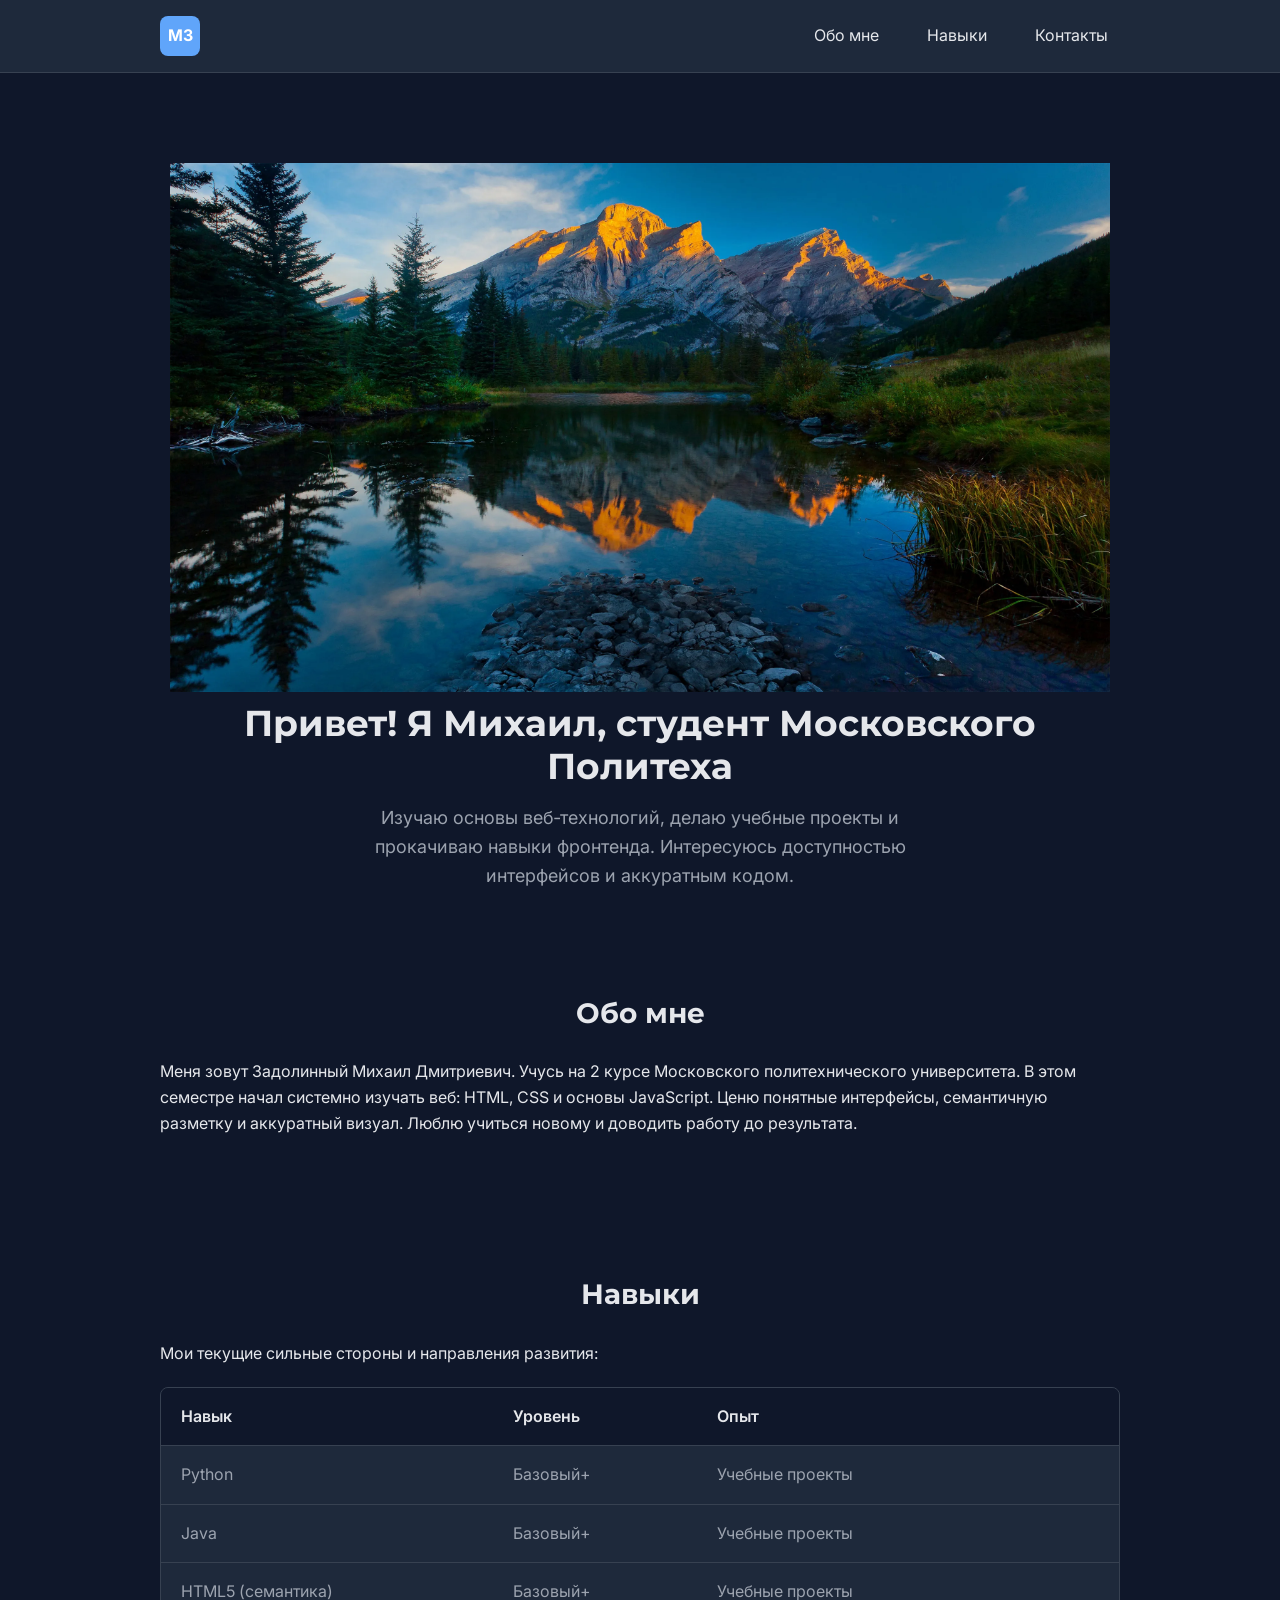
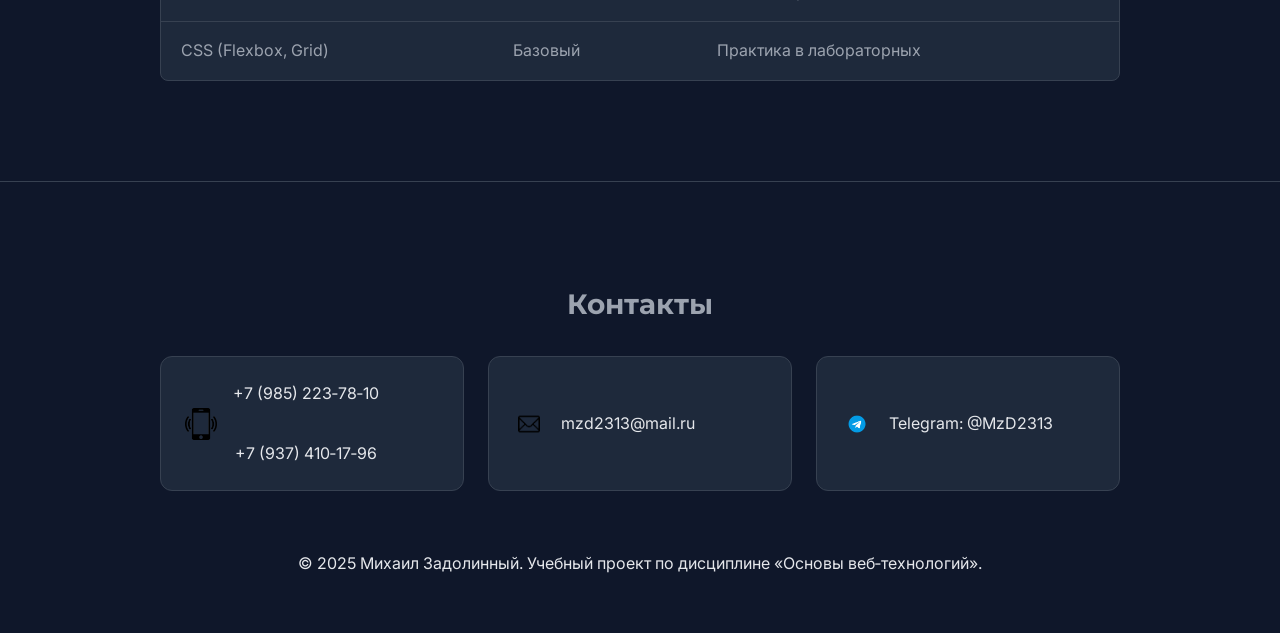
<file: laboratory_work_1/index.html>
<!DOCTYPE html>
<html lang="ru">
    <head>
        <meta charset="UTF-8">
        <title>Домашняя страница — Михаил Задолинный</title>
        <link rel="preconnect" href="https://fonts.googleapis.com">
        <link rel="preconnect" href="https://fonts.gstatic.com" crossorigin>
        <link href="https://fonts.googleapis.com/css2?family=Inter:wght@400;600;700&family=Montserrat:wght@500;700&display=swap" rel="stylesheet">
        <link rel="stylesheet" href="styles.css">
    </head>

    <body>
        <header class="site-header">
            <nav class="nav">
                <a class="logo" href="#top" aria-label="На главную">МЗ</a>
                <ul class="nav-list">
                    <li><a href="#about">Обо мне</a></li>
                    <li><a href="#skills">Навыки</a></li>
                    <li><a href="#contacts">Контакты</a></li>
                </ul>
            </nav>
        </header>

        <main>
            <section class="hero" id="top">
                <img src="images/image.jpg" alt="Картинка" class="beautiful_image"> 
                <div class="hero-text">
                    <h1>Привет! Я Михаил, студент Московского Политеха</h1>
                    <p>Изучаю основы веб‑технологий, делаю учебные проекты и прокачиваю навыки фронтенда. 
                        Интересуюсь доступностью интерфейсов и аккуратным кодом.</p>                    
                </div>
            </section>
            
            <section id="about" class="section">
                <h2>Обо мне</h2>
                <p>
                    Меня зовут Задолинный Михаил Дмитриевич. Учусь на 2 курсе Московского политехнического университета.
                    В этом семестре начал системно изучать веб: HTML, CSS и основы JavaScript. Ценю понятные интерфейсы,
                    семантичную разметку и аккуратный визуал. Люблю учиться новому и доводить работу до результата.
                </p>
            </section>

            

            <section id="skills" class="section">
                <h2>Навыки</h2>
                <p>Мои текущие сильные стороны и направления развития:</p>
                <div class="table-wrapper">
                    <table>
                        <thead>
                            <tr>
                                <th>Навык</th>
                                <th>Уровень</th>
                                <th>Опыт</th>
                            </tr>
                        </thead>
                        <tbody>
                            <tr>
                                <td>Python</td>
                                <td>Базовый+</td>
                                <td>Учебные проекты</td>
                            </tr>
                            <tr>
                                <td>Java</td>
                                <td>Базовый+</td>
                                <td>Учебные проекты</td>
                            </tr>
                            <tr>
                                <td>HTML5 (семантика)</td>
                                <td>Базовый+</td>
                                <td>Учебные проекты</td>
                            </tr>
                            <tr>
                                <td>CSS (Flexbox, Grid)</td>
                                <td>Базовый</td>
                                <td>Практика в лабораторных</td>
                            </tr>
                        </tbody>
                    </table>
                </div>
            </section>            
        </main>

        <footer class="site-footer">
            <section id="contacts" class="section">
                <h2>Контакты</h2>
                <div class="contacts">
                    <div class="contacts-item">
                        <img class="contact-icon" src="images/phone.png" alt="Телефон">
                        <div>
                            <a href="tel:+79852237810">+7 (985) 223‑78‑10</a><br>
                            <a href="tel:+79374101796">+7 (937) 410‑17‑96</a>
                        </div>
                    </div>
                    <div class="contacts-item">
                        <img class="contact-icon" src="images/mail.png" alt="Email">
                        <div>
                            <a href="mailto:mzd2313@mail.ru">mzd2313@mail.ru</a>
                        </div>
                    </div>
                    <div class="contacts-item">
                        <img class="contact-icon" src="images/telegram.png" alt="Telegram">
                        <div>
                            <a href="https://t.me/MzD2313" target="_blank" rel="noopener">Telegram: @MzD2313</a>
                        </div>
                    </div>
                </div>
            </section>
            <p>© 2025 Михаил Задолинный. Учебный проект по дисциплине «Основы веб‑технологий».</p>
        </footer>
    </body>
</html>
</file>
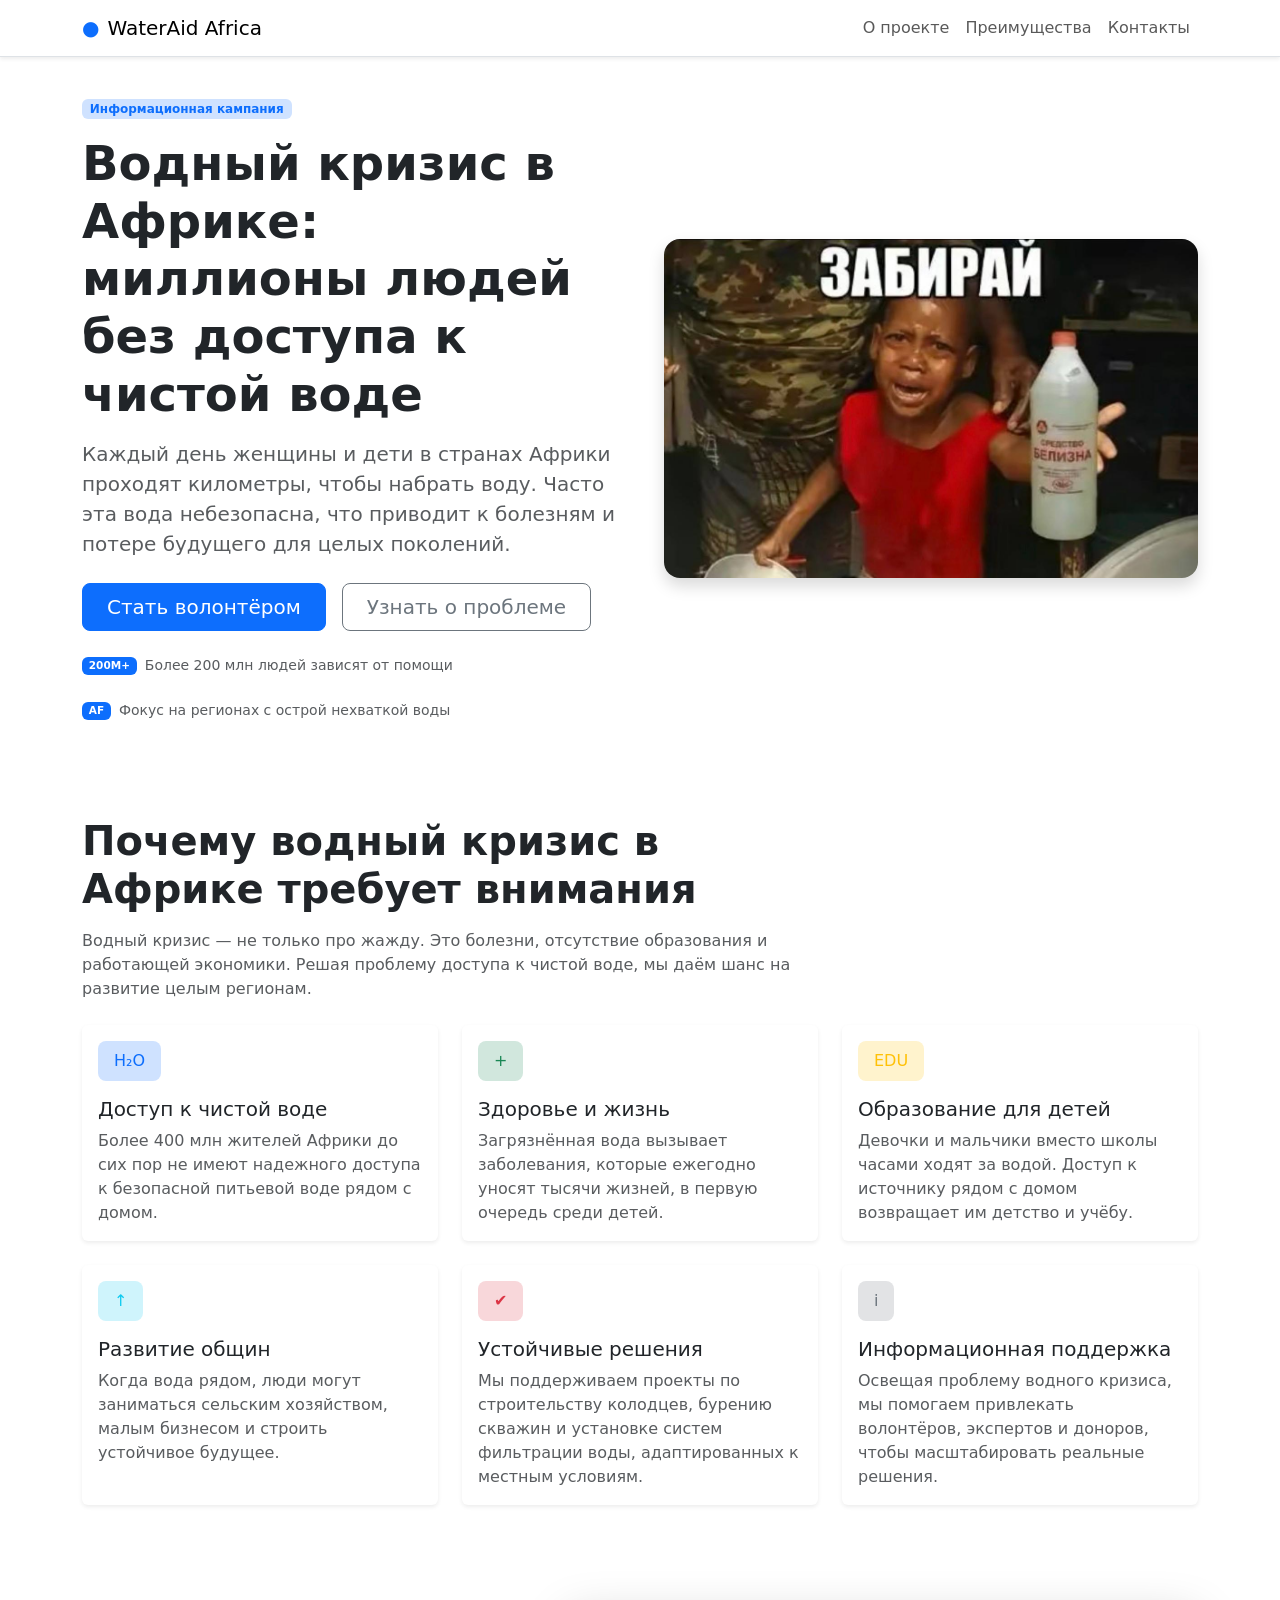
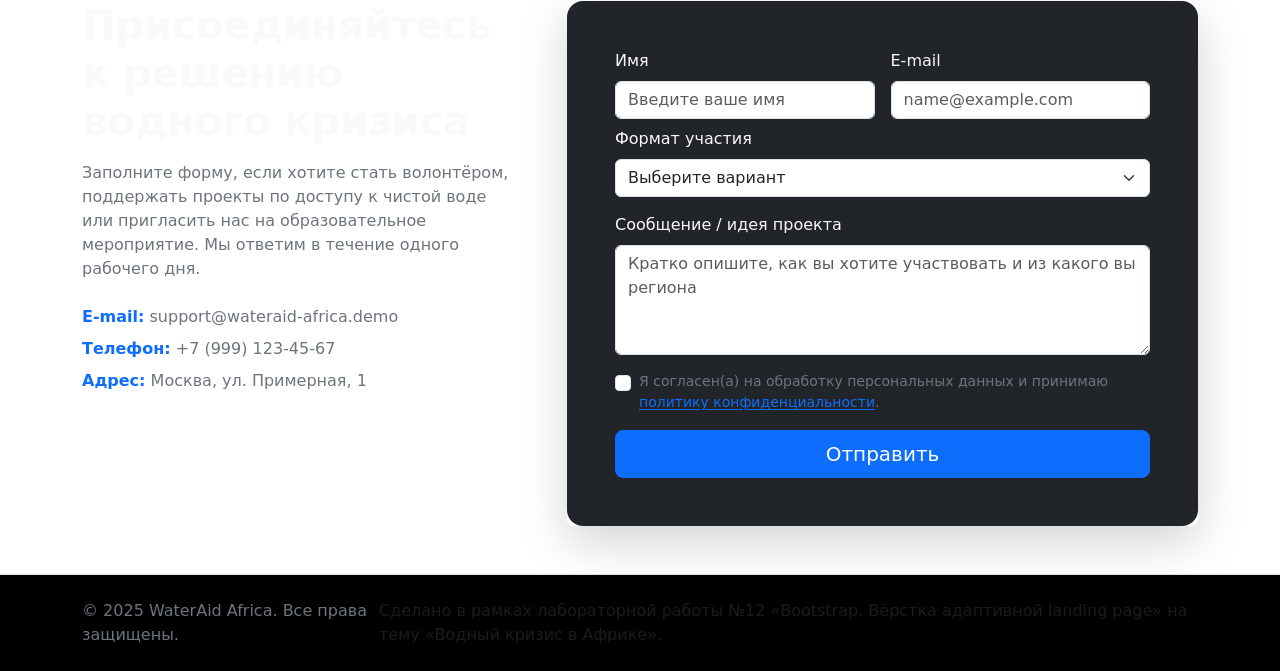
<file: laboratory_work_12/index.html>
<!DOCTYPE html>
<html lang="ru">
  <head>
    <meta charset="UTF-8" />
    <meta name="viewport" content="width=device-width, initial-scale=1" />
    <title>Водный кризис в Африке — Адаптивная целевая страница</title>
    <link
      href="https://cdn.jsdelivr.net/npm/bootstrap@5.3.3/dist/css/bootstrap.min.css"
      rel="stylesheet"
      integrity="sha384-QWTKZyjpPEjISv5WaRU9OFeRpok6YctnYmDr5pNlyT2bRjXh0JMhjY6hW+ALEwIH"
      crossorigin="anonymous"
    />
  </head>
  <body>
    <!-- Навигация -->
    <nav class="navbar navbar-expand-lg navbar-light bg-white border-bottom fixed-top shadow-sm">
      <div class="container">
        <a class="navbar-brand d-flex align-items-center" href="#hero">
          <span class="fw-bold text-primary me-2">●</span>
          <span>WaterAid Africa</span>
        </a>
        <button
          class="navbar-toggler"
          type="button"
          data-bs-toggle="collapse"
          data-bs-target="#mainNavbar"
          aria-controls="mainNavbar"
          aria-expanded="false"
          aria-label="Toggle navigation"
        >
          <span class="navbar-toggler-icon"></span>
        </button>
        <div class="collapse navbar-collapse" id="mainNavbar">
          <ul class="navbar-nav ms-auto mb-2 mb-lg-0">
            <li class="nav-item">
              <a class="nav-link" href="#hero">О проекте</a>
            </li>
            <li class="nav-item">
              <a class="nav-link" href="#benefits">Преимущества</a>
            </li>
            <li class="nav-item">
              <a class="nav-link" href="#contacts">Контакты</a>
            </li>
          </ul>
        </div>
      </div>
    </nav>

    <section id="hero" class="mt-5 py-5 bg-white">
      <div class="container">
        <div class="row align-items-center g-5">
          <div class="col-12 col-lg-6">
            <span class="badge bg-primary-subtle text-primary fw-semibold mb-3">
              Информационная кампания
            </span>
            <h1 class="display-5 fw-bold mb-3">
              Водный кризис в Африке: миллионы людей без доступа к чистой воде
            </h1>
            <p class="lead text-muted mb-4">
              Каждый день женщины и дети в странах Африки проходят километры, чтобы набрать воду. Часто
              эта вода небезопасна, что приводит к болезням и потере будущего для целых поколений.
            </p>
            <div class="d-flex flex-column flex-sm-row gap-3">
              <a href="#contacts" class="btn btn-primary btn-lg px-4">
                Стать волонтёром
              </a>
              <a href="#benefits" class="btn btn-outline-secondary btn-lg px-4">
                Узнать о проблеме
              </a>
            </div>
            <div class="d-flex flex-wrap gap-4 mt-4 text-muted small">
              <div class="d-flex align-items-center">
                <span class="badge bg-primary text-white me-2">200M+</span>
                Более 200 млн людей зависят от помощи
              </div>
              <div class="d-flex align-items-center">
                <span class="badge bg-primary text-white me-2">AF</span>
                Фокус на регионах с острой нехваткой воды
              </div>
            </div>
          </div>
          <div class="col-12 col-lg-6 text-center">
            <img
              src="image.jpg"
              alt="Иллюстрация проблемы водного кризиса в Африке"
              class="img-fluid rounded-4 shadow"
            />
          </div>
        </div>
      </div>
    </section>

    <!-- Блок преимуществ -->
    <section id="benefits" class="py-5 py-lg-5">
      <div class="container">
        <div class="row mb-4">
          <div class="col-12 col-lg-8">
            <h2 class="h1 fw-semibold mb-3">Почему водный кризис в Африке требует внимания</h2>
            <p class="text-muted mb-0">
              Водный кризис — не только про жажду. Это болезни, отсутствие образования и работающей
              экономики. Решая проблему доступа к чистой воде, мы даём шанс на развитие целым регионам.
            </p>
          </div>
        </div>
        <div class="row g-4">
          <div class="col-12 col-md-6 col-lg-4">
            <div class="card h-100 border-0 shadow-sm">
              <div class="card-body">
                <div class="d-inline-flex align-items-center justify-content-center rounded-3 bg-primary-subtle text-primary mb-3 px-3 py-2">
                  H₂O
                </div>
                <h3 class="h5">Доступ к чистой воде</h3>
                <p class="text-muted mb-0">
                  Более 400 млн жителей Африки до сих пор не имеют надежного доступа к безопасной питьевой
                  воде рядом с домом.
                </p>
              </div>
            </div>
          </div>
          <div class="col-12 col-md-6 col-lg-4">
            <div class="card h-100 border-0 shadow-sm">
              <div class="card-body">
                <div class="d-inline-flex align-items-center justify-content-center rounded-3 bg-success-subtle text-success mb-3 px-3 py-2">
                  +
                </div>
                <h3 class="h5">Здоровье и жизнь</h3>
                <p class="text-muted mb-0">
                  Загрязнённая вода вызывает заболевания, которые ежегодно уносят тысячи жизней, в первую
                  очередь среди детей.
                </p>
              </div>
            </div>
          </div>
          <div class="col-12 col-md-6 col-lg-4">
            <div class="card h-100 border-0 shadow-sm">
              <div class="card-body">
                <div class="d-inline-flex align-items-center justify-content-center rounded-3 bg-warning-subtle text-warning mb-3 px-3 py-2">
                  EDU
                </div>
                <h3 class="h5">Образование для детей</h3>
                <p class="text-muted mb-0">
                  Девочки и мальчики вместо школы часами ходят за водой. Доступ к источнику рядом с домом
                  возвращает им детство и учёбу.
                </p>
              </div>
            </div>
          </div>
          <div class="col-12 col-md-6 col-lg-4">
            <div class="card h-100 border-0 shadow-sm">
              <div class="card-body">
                <div class="d-inline-flex align-items-center justify-content-center rounded-3 bg-info-subtle text-info mb-3 px-3 py-2">
                  ↑
                </div>
                <h3 class="h5">Развитие общин</h3>
                <p class="text-muted mb-0">
                  Когда вода рядом, люди могут заниматься сельским хозяйством, малым бизнесом и строить
                  устойчивое будущее.
                </p>
              </div>
            </div>
          </div>
          <div class="col-12 col-md-6 col-lg-4">
            <div class="card h-100 border-0 shadow-sm">
              <div class="card-body">
                <div class="d-inline-flex align-items-center justify-content-center rounded-3 bg-danger-subtle text-danger mb-3 px-3 py-2">
                  ✔
                </div>
                <h3 class="h5">Устойчивые решения</h3>
                <p class="text-muted mb-0">
                  Мы поддерживаем проекты по строительству колодцев, бурению скважин и установке систем
                  фильтрации воды, адаптированных к местным условиям.
                </p>
              </div>
            </div>
          </div>
          <div class="col-12 col-md-6 col-lg-4">
            <div class="card h-100 border-0 shadow-sm">
              <div class="card-body">
                <div class="d-inline-flex align-items-center justify-content-center rounded-3 bg-secondary-subtle text-secondary mb-3 px-3 py-2">
                  i
                </div>
                <h3 class="h5">Информационная поддержка</h3>
                <p class="text-muted mb-0">
                  Освещая проблему водного кризиса, мы помогаем привлекать волонтёров, экспертов и доноров,
                  чтобы масштабировать реальные решения.
                </p>
              </div>
            </div>
          </div>
        </div>
      </div>
    </section>

    <!-- Контакты -->
    <section id="contacts" class="contact-section py-5 py-lg-6 text-light">
      <div class="container">
        <div class="row g-5 align-items-start">
          <div class="col-12 col-lg-5">
            <h2 class="h1 fw-semibold mb-3">Присоединяйтесь к решению водного кризиса</h2>
            <p class="text-secondary mb-4">
              Заполните форму, если хотите стать волонтёром, поддержать проекты по доступу к чистой воде
              или пригласить нас на образовательное мероприятие. Мы ответим в течение одного рабочего дня.
            </p>
            <ul class="list-unstyled text-secondary mb-4">
              <li class="mb-2">
                <span class="fw-semibold text-primary">E-mail:</span> support@wateraid-africa.demo
              </li>
              <li class="mb-2">
                <span class="fw-semibold text-primary">Телефон:</span> +7 (999) 123-45-67
              </li>
              <li class="mb-2">
                <span class="fw-semibold text-primary">Адрес:</span> Москва, ул. Примерная, 1
              </li>
            </ul>
          </div>
          <div class="col-12 col-lg-7">
            <div class="card border-0 shadow-lg">
              <div class="card-body p-4 p-md-5 bg-dark text-light rounded-4">
                <form>
                  <div class="row g-3 mb-2">
                    <div class="col-12 col-md-6">
                      <label for="name" class="form-label">Имя</label>
                      <input
                        type="text"
                        class="form-control"
                        id="name"
                        placeholder="Введите ваше имя"
                        required
                      />
                    </div>
                    <div class="col-12 col-md-6">
                      <label for="email" class="form-label">E-mail</label>
                      <input
                        type="email"
                        class="form-control"
                        id="email"
                        placeholder="name@example.com"
                        required
                      />
                    </div>
                  </div>
                  <div class="mb-3">
                    <label for="topic" class="form-label">Формат участия</label>
                    <select id="topic" class="form-select" required>
                      <option value="" selected disabled>Выберите вариант</option>
                      <option value="volunteer">Волонтёрство в проектах</option>
                      <option value="donation">Финансовая поддержка</option>
                      <option value="education">Образовательные мероприятия</option>
                      <option value="other">Другое</option>
                    </select>
                  </div>
                  <div class="mb-3">
                    <label for="message" class="form-label">Сообщение / идея проекта</label>
                    <textarea
                      id="message"
                      class="form-control"
                      rows="4"
                      placeholder="Кратко опишите, как вы хотите участвовать и из какого вы региона"
                      required
                    ></textarea>
                  </div>
                  <div class="form-check mb-3">
                    <input
                      class="form-check-input"
                      type="checkbox"
                      id="agreement"
                      required
                    />
                    <label class="form-check-label small text-secondary" for="agreement">
                      Я согласен(а) на обработку персональных данных и принимаю
                      <a href="#" class="link-primary link-offset-1">политику конфиденциальности</a>.
                    </label>
                  </div>
                  <button type="submit" class="btn btn-primary btn-lg w-100">
                    Отправить
                  </button>
                </form>
              </div>
            </div>
          </div>
        </div>
      </div>
    </section>

    <!-- Подвал -->
    <footer class="py-4 border-top bg-black text-secondary">
      <div class="container d-flex flex-column flex-md-row justify-content-between align-items-center gap-2">
        <span>&copy; 2025 WaterAid Africa. Все права защищены.</span>
        <span class="text-muted">
          Сделано в рамках лабораторной работы №12 «Bootstrap. Вёрстка адаптивной landing page» на тему
          «Водный кризис в Африке».
        </span>
      </div>
    </footer>

    <!-- Bootstrap 5 JS Bundle -->
    <script
      src="https://cdn.jsdelivr.net/npm/bootstrap@5.3.3/dist/js/bootstrap.bundle.min.js"
      integrity="sha384-YvpcrYf0tY3lHB60NNkmXc5s9fDVZLESaAA55NDzOxhy9GkcIdslK1eN7N6jIeHz"
      crossorigin="anonymous"
    ></script>
  </body>
</html>
</file>
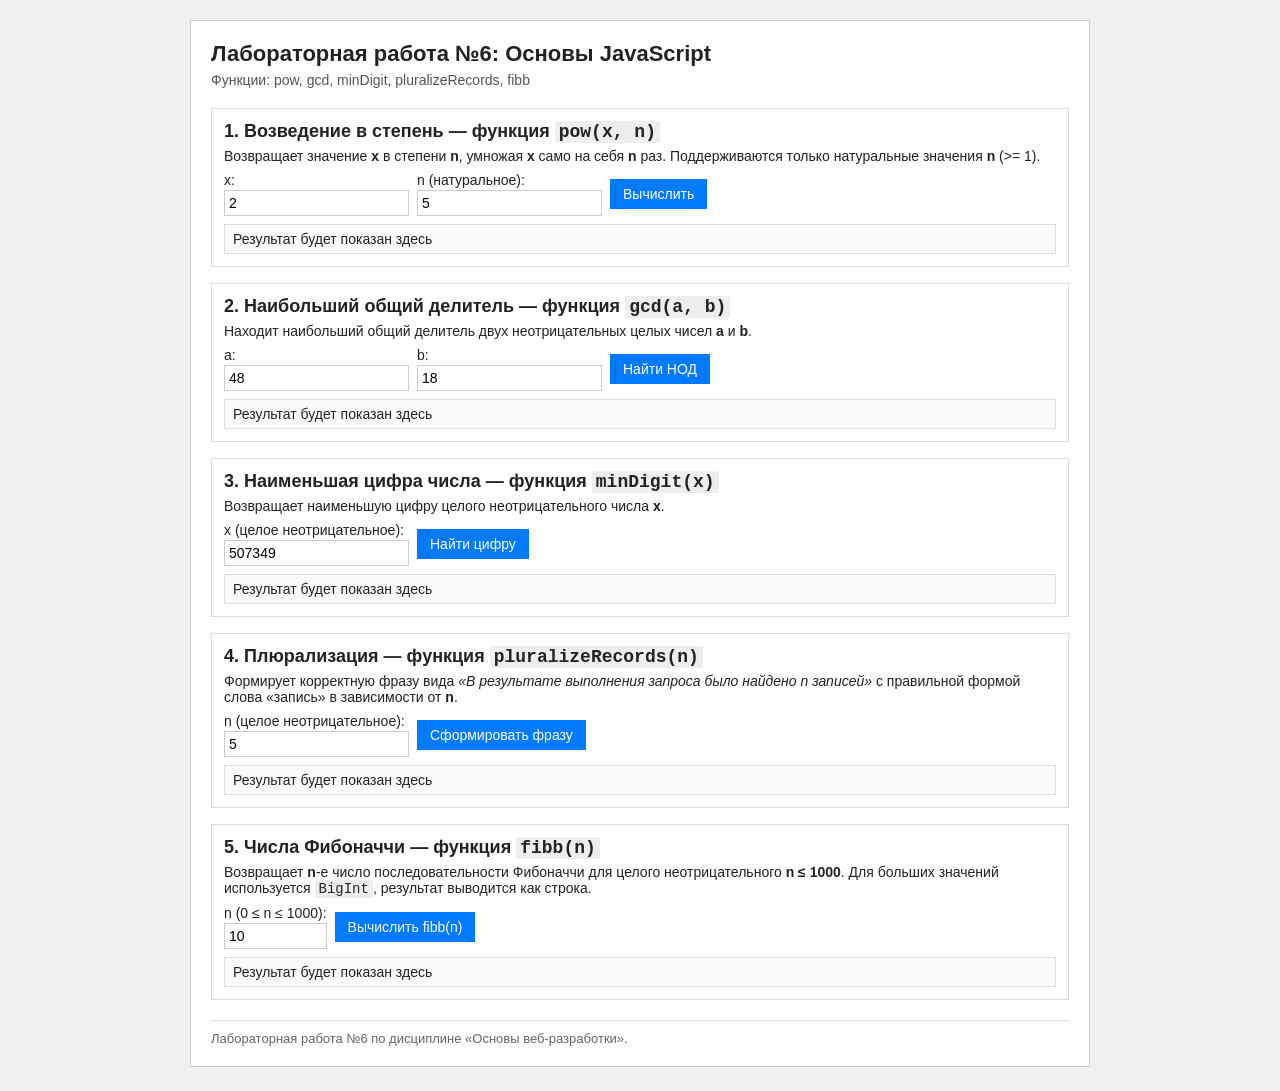
<file: laboratory_work_6/index.html>
<!DOCTYPE html>
<html lang="ru">
<head>
    <meta charset="UTF-8" />
    <meta name="viewport" content="width=device-width, initial-scale=1.0" />
    <title>Лабораторная работа №6 — Основы JavaScript</title>
    <link rel="stylesheet" href="style.css" />
</head>
<body>
    <div class="page">
        <header class="header">
            <h1>Лабораторная работа №6: Основы JavaScript</h1>
            <p class="subtitle">Функции: pow, gcd, minDigit, pluralizeRecords, fibb</p>
        </header>

        <main class="content">
            <!-- 1. pow(x, n) -->
            <section class="card" id="pow-section">
                <h2>1. Возведение в степень — функция <code>pow(x, n)</code></h2>
                <p class="card__desc">
                    Возвращает значение <strong>x</strong> в степени <strong>n</strong>,
                    умножая <strong>x</strong> само на себя <strong>n</strong> раз.
                    Поддерживаются только натуральные значения <strong>n</strong> (&gt;= 1).
                </p>
                <div class="form-row">
                    <label>
                        x:
                        <input type="number" id="pow-x" value="2" />
                    </label>
                    <label>
                        n (натуральное):
                        <input type="number" id="pow-n" value="5" min="1" />
                    </label>
                    <button type="button" class="btn" id="pow-run">Вычислить</button>
                </div>
                <div class="result" id="pow-result">Результат будет показан здесь</div>
            </section>

            <!-- 2. gcd(a, b) -->
            <section class="card" id="gcd-section">
                <h2>2. Наибольший общий делитель — функция <code>gcd(a, b)</code></h2>
                <p class="card__desc">
                    Находит наибольший общий делитель двух неотрицательных целых чисел
                    <strong>a</strong> и <strong>b</strong>.
                </p>
                <div class="form-row">
                    <label>
                        a:
                        <input type="number" id="gcd-a" value="48" min="0" />
                    </label>
                    <label>
                        b:
                        <input type="number" id="gcd-b" value="18" min="0" />
                    </label>
                    <button type="button" class="btn" id="gcd-run">Найти НОД</button>
                </div>
                <div class="result" id="gcd-result">Результат будет показан здесь</div>
            </section>

            <!-- 3. minDigit(x) -->
            <section class="card" id="minDigit-section">
                <h2>3. Наименьшая цифра числа — функция <code>minDigit(x)</code></h2>
                <p class="card__desc">
                    Возвращает наименьшую цифру целого неотрицательного числа <strong>x</strong>.
                </p>
                <div class="form-row">
                    <label>
                        x (целое неотрицательное):
                        <input type="number" id="minDigit-x" value="507349" min="0" />
                    </label>
                    <button type="button" class="btn" id="minDigit-run">Найти цифру</button>
                </div>
                <div class="result" id="minDigit-result">Результат будет показан здесь</div>
            </section>

            <!-- 4. pluralizeRecords(n) -->
            <section class="card" id="plural-section">
                <h2>4. Плюрализация — функция <code>pluralizeRecords(n)</code></h2>
                <p class="card__desc">
                    Формирует корректную фразу вида
                    <em>«В результате выполнения запроса было найдено n записей»</em>
                    с правильной формой слова «запись» в зависимости от <strong>n</strong>.
                </p>
                <div class="form-row">
                    <label>
                        n (целое неотрицательное):
                        <input type="number" id="plural-n" value="5" min="0" />
                    </label>
                    <button type="button" class="btn" id="plural-run">Сформировать фразу</button>
                </div>
                <div class="result" id="plural-result">Результат будет показан здесь</div>
            </section>

            <!-- 5. fibb(n) -->
            <section class="card" id="fibb-section">
                <h2>5. Числа Фибоначчи — функция <code>fibb(n)</code></h2>
                <p class="card__desc">
                    Возвращает <strong>n</strong>-е число последовательности Фибоначчи
                    для целого неотрицательного <strong>n ≤ 1000</strong>.
                    Для больших значений используется <code>BigInt</code>, результат
                    выводится как строка.
                </p>
                <div class="form-row">
                    <label>
                        n (0 ≤ n ≤ 1000):
                        <input type="number" id="fibb-n" value="10" min="0" max="1000" />
                    </label>
                    <button type="button" class="btn" id="fibb-run">Вычислить fibb(n)</button>
                </div>
                <div class="result" id="fibb-result">Результат будет показан здесь</div>
            </section>
        </main>

        <footer class="footer">
            <p>Лабораторная работа №6 по дисциплине «Основы веб-разработки».</p>
        </footer>
    </div>

    <script src="script.js"></script>
</body>
</html>
</file>
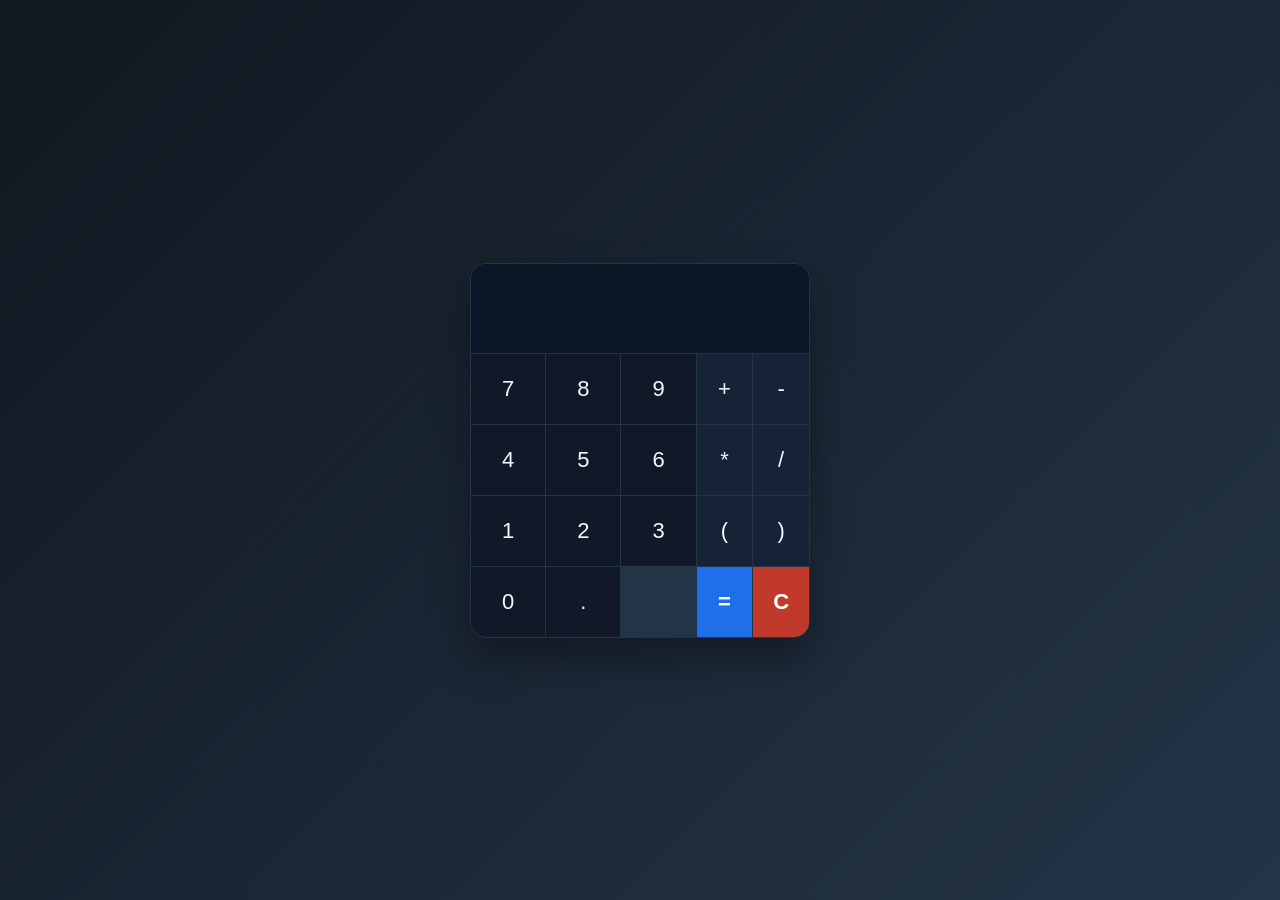
<file: laboratory_work_7/index.html>
<!DOCTYPE html>
<html lang="en">
<head>
    <meta charset="UTF-8">
    <meta name="viewport" content="width=device-width, initial-scale=1.0">
    <meta http-equiv="X-UA-Compatible" content="ie=edge">
    <link href="https://fonts.googleapis.com/css2?family=Orbitron&display=swap" rel="stylesheet">
    <link href="https://fonts.googleapis.com/css2?family=Prompt&display=swap" rel="stylesheet">
    <link rel="stylesheet" href="static/styles.css">
    <script src="static/main.js" defer></script>
    <title>Калькулятор</title>
</head>
<body>
    <main>
        <div class="calc-container">
            <div class="screen">
                <span></span>
            </div>
            <div class="buttons">
                <div class="digits">
                    <button class="key digit">7</button>
                    <button class="key digit">8</button>
                    <button class="key digit">9</button>
                    <button class="key digit">4</button>
                    <button class="key digit">5</button>
                    <button class="key digit">6</button>
                    <button class="key digit">1</button>
                    <button class="key digit">2</button>
                    <button class="key digit">3</button>
                    <button class="key digit">0</button>
                    <button class="key digit">.</button>
                    <button class="key" style="visibility: hidden;"></button>
                </div>
                <div class="other">
                    <button class="key operation">+</button>
                    <button class="key operation">-</button>
                    <button class="key operation">*</button>
                    <button class="key operation">/</button>
                    <button class="key bracket">(</button>
                    <button class="key bracket">)</button>
                    <button class="key result">=</button>
                    <button class="key clear">C</button>
                </div>
            </div>
        </div>
    </main>
</body>
</html>
</file>
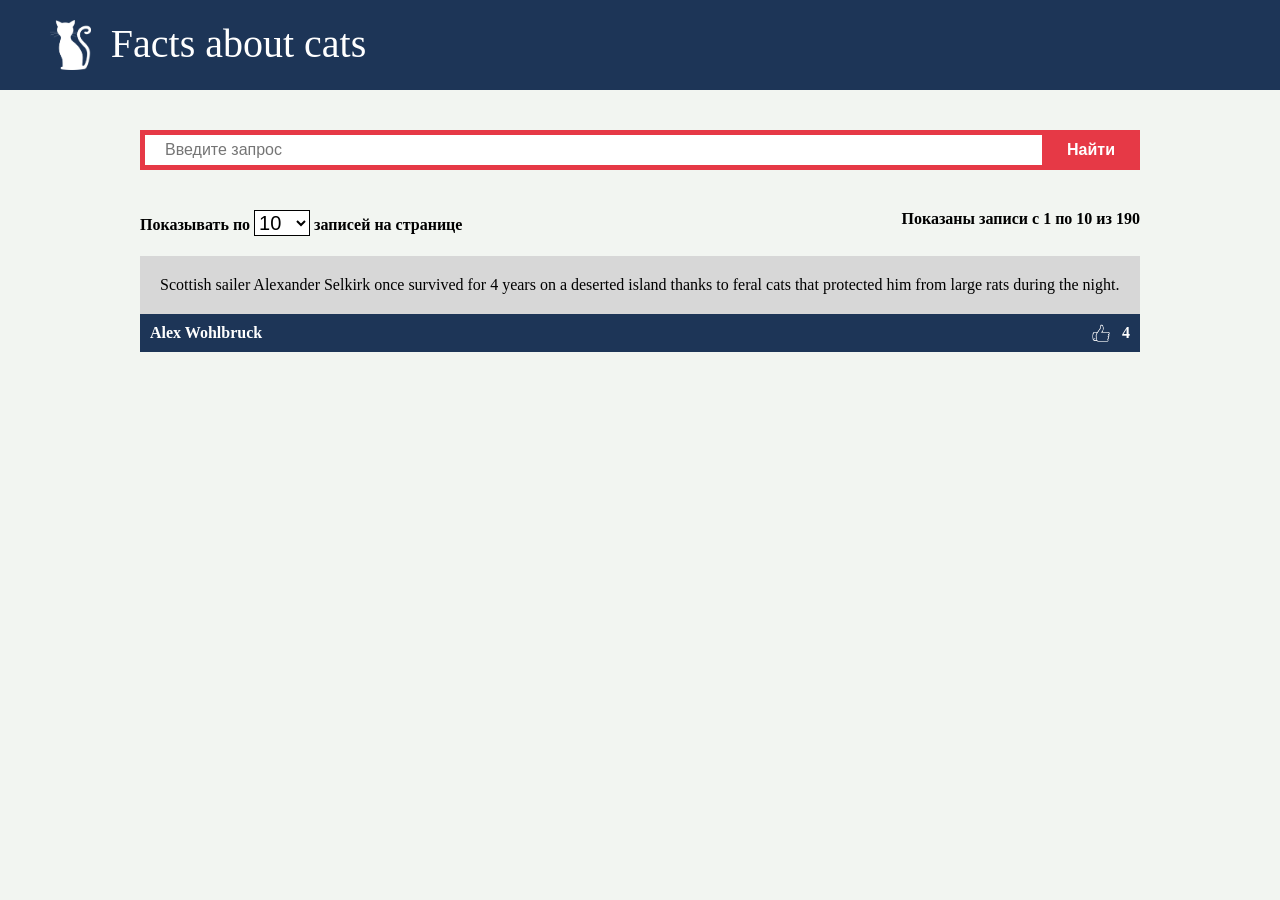
<file: laboratory_work_8/cat-facts/index.html>
<!DOCTYPE html>
<html lang="en">
<head>
    <meta charset="UTF-8">
    <meta name="viewport" content="width=device-width, initial-scale=1.0">
    <title>Cats facts</title>
    <link rel="stylesheet" href="static/styles.css">
    <script src="static/main.js" defer></script>
</head>
<body>
    <header class="header">
        <nav>
            <img class="logo" src="static/images/cat_white.png">
            <div class="title">Facts about cats</div>
        </nav>
    </header>
    <main>
        <div class="container">
            <div class="search-form">
                <div class="search-field-wrapper">
                    <input type="text" class="search-field" placeholder="Введите запрос">
                    <div class="autocomplete-list"></div>
                </div>
                <button class="search-btn">Найти</button>
            </div>
            <div class="pagination-info">
                <span>
                    Показывать по
                    <select name="per-page" class="per-page-btn">
                        <option>5</option>
                        <option selected>10</option>
                        <option>15</option>
                        <option>20</option>
                        <option>25</option>
                        <option>50</option>
                        <option>100</option>
                    </select>
                    записей на странице
                </span>
                <span class="current-interval-info">
                    Показаны записи с <span class="current-interval-start">1</span> по <span class="current-interval-end">10</span> из <span class="total-count">190</span>
                </span>
            </div>
            <div class="facts-list" data-url="http://cat-facts-api.std-900.ist.mospolytech.ru/facts">
                <div class="facts-list-item">
                    <div class="item-content">
                        Scottish sailer Alexander Selkirk once survived for 4 years on a deserted island thanks to feral cats that protected him
                        from large rats during the night.
                    </div>
                    <div class="item-footer">
                        <div class="author-name">
                            Alex Wohlbruck
                        </div>
                        <div class="upvotes">
                            4
                        </div>
                    </div>
                </div>
            </div>
            <div class="pagination">
                <!-- <button class="btn first-page-btn" data-page="1">Первая страница</button>
                <div class="pages-btn">
                    <button class="btn active" data-page="1">1</button>
                    <button class="btn" data-page="2">2</button>
                    <button class="btn" data-page="3">3</button>
                </div>
                <button class="btn last-page-btn">Последняя страница</button> -->
            </div>
        </div>
    </main>
</body>
</html>
</file>
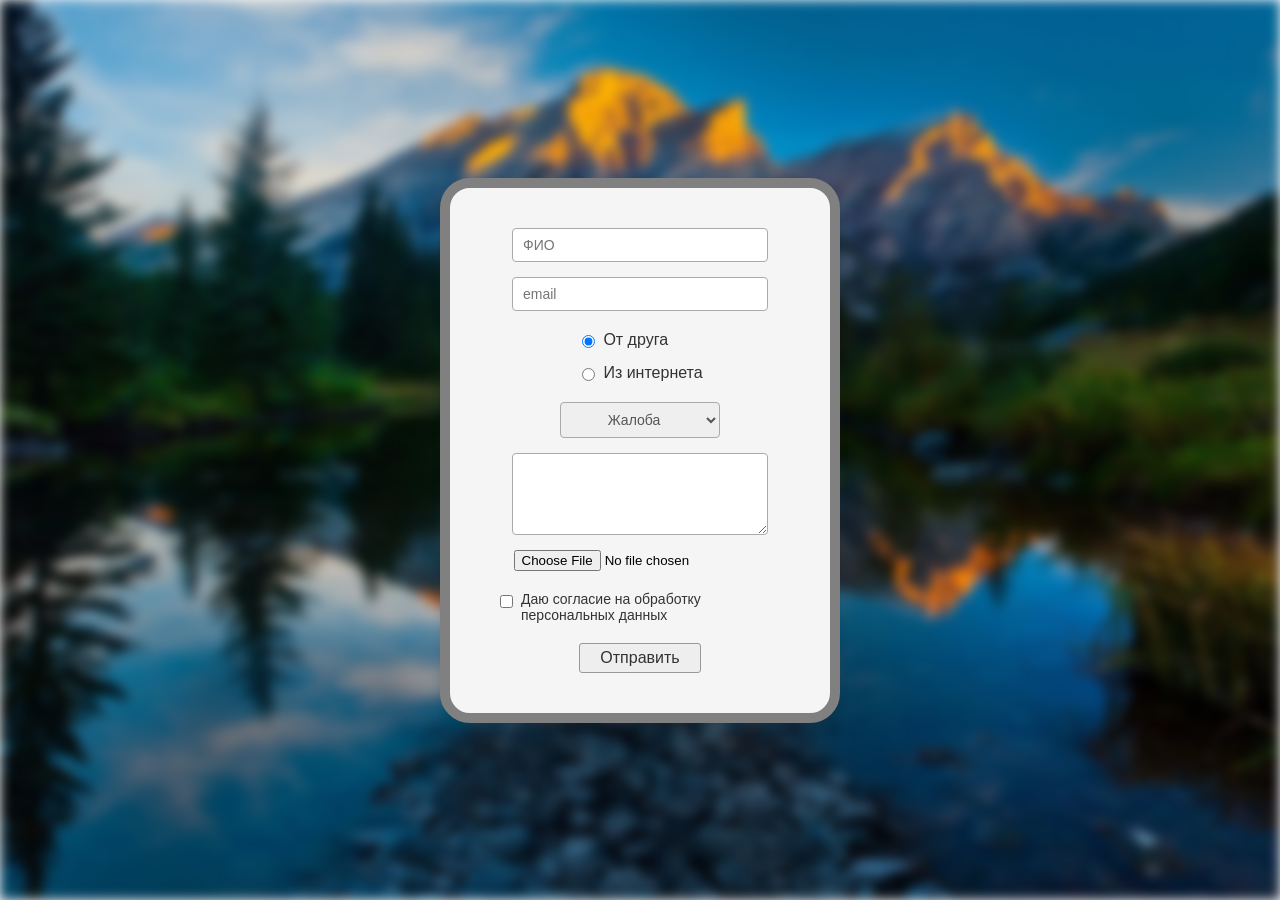
<file: laboratory_work_2/feedback.html>
<!DOCTYPE html>
<html lang="ru">
<head>
    <meta charset="UTF-8">
    <title>Форма обратной связи</title>
    <link rel="stylesheet" href="style.css">
</head>
<body>
    <div class="background-image">
        <img src="images/image.jpg" alt="Фон">
    </div>

    <section class="form-wrapper">
        <form action="https://httpbin.org/post" method="post" class="form-content">
            
            <input type="text" name="fullname" class="input-field" placeholder="ФИО" maxlength="50" required>
            
            <input type="email" name="email" class="input-field" placeholder="email" required>

            <div class="radio-list">
                <div class="radio-group">
                    <input type="radio" id="source_friend" name="source" value="friends" checked>
                    <label for="source_friend">От друга</label>
                </div>
                <div class="radio-group">
                    <input type="radio" id="source_internet" name="source" value="internet">
                    <label for="source_internet">Из интернета</label>
                </div>
            </div>

            <select name="topic" class="input-field">
                <option value="complaint">Жалоба</option>
                <option value="suggestion">Предложение</option>
            </select>

            <textarea name="message" class="input-field textarea-field" rows="4" required></textarea>

            <div style="font-size: 14px;">
                <input type="file" name="attachment">    
            </div>

            <div class="checkbox-group" style="flex-direction: row; align-items: start; text-align: left; width: 90%;">
                <input type="checkbox" name="consent" value="yes" id="consent" required style="margin-top: 4px;"> 
                <label for="consent" style="font-size: 14px;">Даю согласие на обработку персональных данных</label>
            </div>

            <input type="submit" class="btn" value="Отправить">
            
        </form>
    </section>
</body>
</html>
</file>
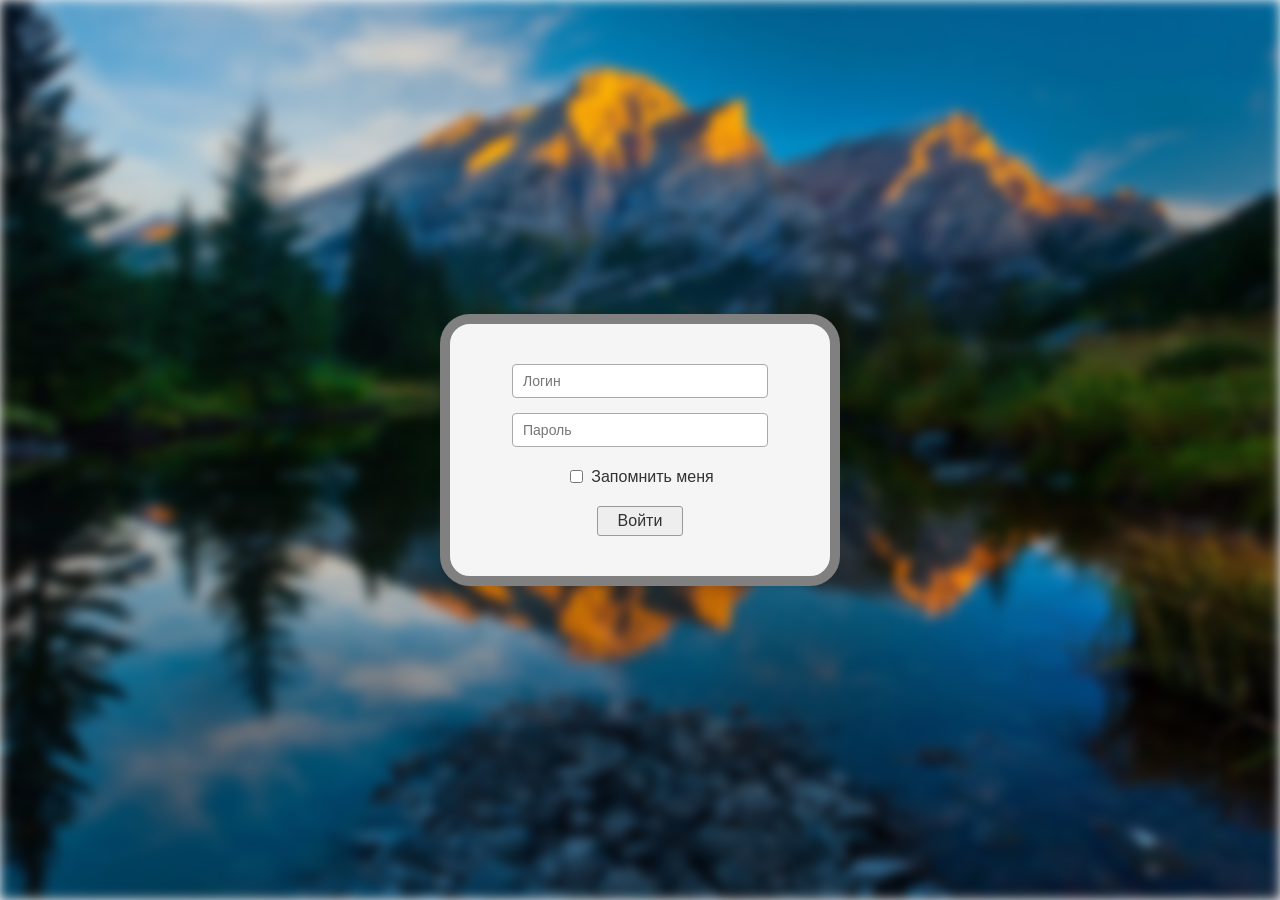
<file: laboratory_work_2/login.html>
<!DOCTYPE html>
<html lang="ru">
<head>
    <meta charset="UTF-8">
    <title>Вход в систему</title>
    <link rel="stylesheet" href="style.css">
</head>
<body>
    <div class="background-image">
        <img src="images/image.jpg" alt="Фон">
    </div>

    <section class="form-wrapper">
        <form action="https://httpbin.org/post" method="POST" class="form-content">
            
            <input type="text" id="username" name="username" class="input-field" placeholder="Логин" required>

            <input type="password" id="password" name="password" class="input-field" placeholder="Пароль" required>

            <div class="checkbox-group">
                <input type="checkbox" id="remember_me" name="remember_me">
                <label for="remember_me">Запомнить меня</label>
            </div>

            <input type="submit" class="btn" value="Войти">
        </form>
    </section>
</body>
</html>
</file>
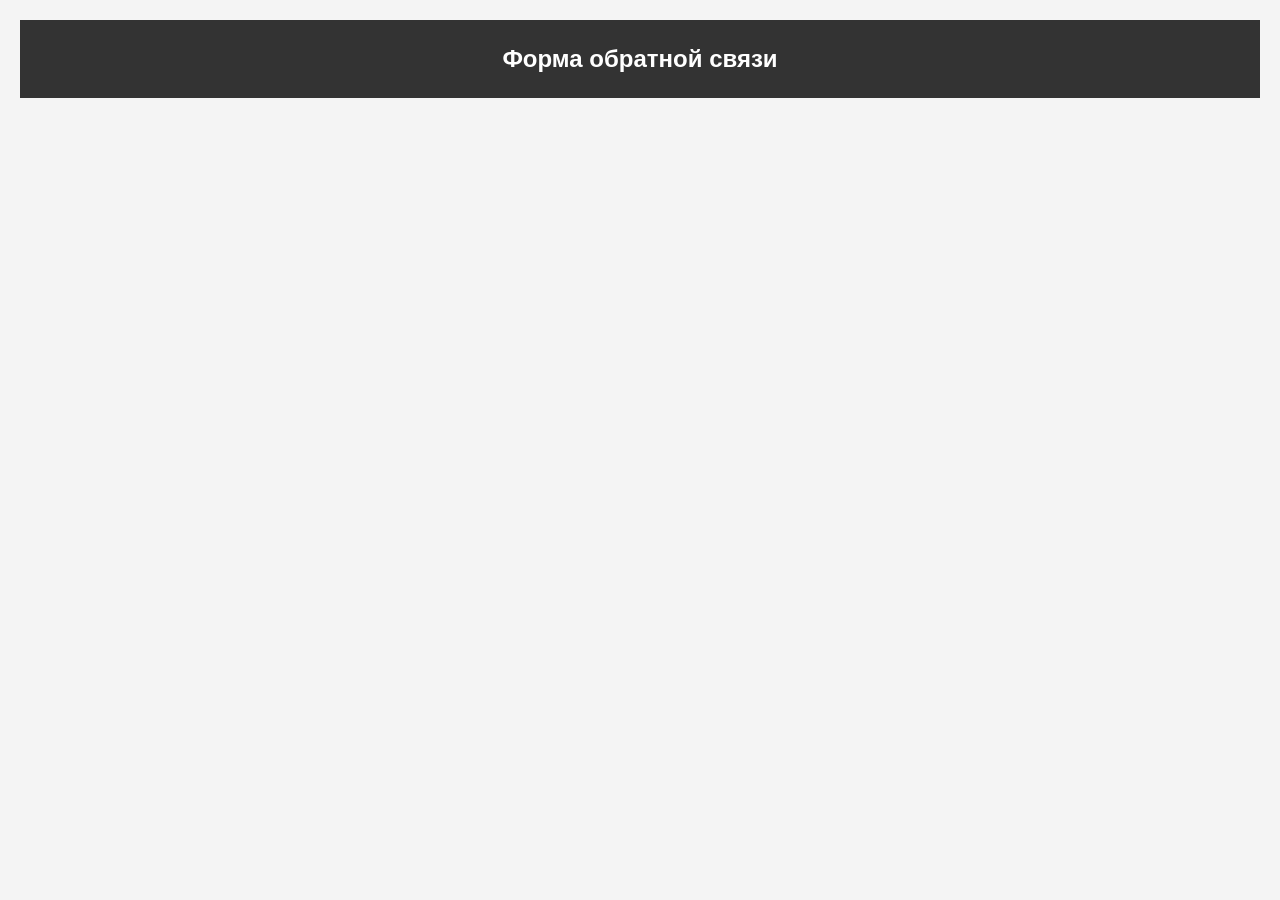
<file: laboratory_work_4/header.html>
<!DOCTYPE html>
<html lang="ru">
<head>
    <meta charset="UTF-8">
    <meta http-equiv="X-UA-Compatible" content="IE=edge">
    <meta name="viewport" content="width=device-width, initial-scale=1.0">
    <title>Форма обратной связи</title>
    <link rel="stylesheet" href="styles.css">
</head>
<body>
    <header>
        <h1>Форма обратной связи</h1>
    </header>
</file>
<file: laboratory_work_1/styles.css>
:root {
    --bg: #0f172a;
    --panel: #1e293b;
    --text: #e5e7eb;
    --muted: #9ca3af;
    --primary: #60a5fa;
    --primary-600: #3b82f6;
    --border: #374151;
}

* {
    box-sizing: border-box;
}

html, body {
    padding: 0;
    margin: 0;
}

body {
    font-family: "Inter", system-ui;
    color: var(--text);
    background: var(--bg);
    line-height: 1.6;
}

img { 
    display: block; 
    max-width: 100%; 
    height: auto; 
}

a { 
    color: var(--primary); 
    text-decoration: none; 
}

a:hover { 
    color: var(--primary-600); 
}

/* Контейнер секций */
.section {
    padding: 60px 20px;
    max-width: 1000px;
    margin: 0 auto;
}

h1, h2, h3 { 
    font-family: "Montserrat", sans-serif; 
    margin: 0 0 16px; 
}

h1 { 
    font-size: 36px; 
    line-height: 1.2; 
}

h2 { 
    font-size: 28px; 
    margin-bottom: 24px;
    text-align: center;
}

h3 { 
    font-size: 20px; 
}

p { 
    margin: 0 0 16px; 
    color: var(--text); 
}

/* Навигация */
.site-header {
    background: var(--panel);
    border-bottom: 1px solid var(--border);
}

.nav {
    display: flex;
    align-items: center;
    justify-content: space-between;
    max-width: 1000px;
    margin: 0 auto;
    padding: 16px 20px;
}

.logo {
    display: inline-flex;
    align-items: center;
    justify-content: center;
    width: 40px;
    height: 40px;
    border-radius: 8px;
    background: var(--primary);
    color: white;
    font-weight: 700;
}

.nav-list {
    list-style: none;
    display: flex;
    gap: 24px;
    padding: 0;
    margin: 0;
}

.nav-list a {
    color: var(--text);
    padding: 8px 12px;
    border-radius: 6px;
    transition: color 0.3s;
}

.nav-list a:hover {
    color: var(--primary);
}

/* Hero */
.hero {
    max-width: 1000px;
    margin: 0 auto;
    padding: 80px 20px 40px;
    text-align: center;
}

.hero-text p { 
    color: var(--muted); 
    font-size: 18px;
    max-width: 600px;
    margin: 0 auto;
}

/* Таблица навыков */
.table-wrapper {
    background: var(--panel);
    border: 1px solid var(--border);
    border-radius: 8px;
    overflow: hidden;
    margin-top: 20px;
}

table { 
    width: 100%; 
    border-collapse: collapse; 
}

thead { 
    background: var(--bg); 
}

th, td { 
    padding: 16px 20px; 
    text-align: left; 
}

th { 
    font-weight: 600; 
    color: var(--text); 
}

tbody tr { 
    border-top: 1px solid var(--border); 
}



tbody td { 
    color: var(--muted); 
}

/* Контакты - обновленная стилизация */
.contacts { 
    display: flex;
    flex-wrap: wrap;
    gap: 24px;
    justify-content: center;
    margin-top: 30px;
}

.contacts-item { 
    display: flex;
    align-items: center;
    gap: 16px;
    background: var(--panel);
    padding: 24px;
    border-radius: 12px;
    border: 1px solid var(--border);
    transition: transform 0.2s;
    flex: 1 1 300px;        /* Главная магия! */
    min-width: 300px;
    max-width: 400px;
}

.contacts-item:hover {
    transform: translateY(-2px);
}

.contact-icon { 
    width: 32px; 
    height: 32px; 
    object-fit: contain; 
    display: block;
    flex-shrink: 0;
}

.contacts-item div {
    display: flex;
    flex-direction: column;
    gap: 4px;
}

.contacts-item a {
    color: var(--text);
    transition: color 0.3s;
}

.contacts-item a:hover {
    color: var(--primary);
}

/* Футер */
.site-footer {
    border-top: 1px solid var(--border);
    color: var(--muted);
    text-align: center;
    padding: 40px 20px;
    margin-top: 40px;
}

.beautiful_image {
    padding: 10px;
    
}
</file>
<file: laboratory_work_6/style.css>
* {
    box-sizing: border-box;
    margin: 0;
    padding: 0;
}

body {
    font-family: Arial, sans-serif;
    background: #f0f0f0;
    padding: 20px;
    color: #222;
}

.page {
    max-width: 900px;
    margin: 0 auto;
    background: #ffffff;
    border: 1px solid #ccc;
    padding: 20px;
}

.header {
    margin-bottom: 20px;
}

.header h1 {
    font-size: 22px;
    margin-bottom: 5px;
}

.subtitle {
    font-size: 14px;
    color: #555;
}

.content {
    display: flex;
    flex-direction: column;
    gap: 16px;
}

.card {
    border: 1px solid #ddd;
    padding: 12px;
}

.card h2 {
    font-size: 18px;
    margin-bottom: 6px;
}

.card__desc {
    font-size: 14px;
    margin-bottom: 8px;
}

.card code {
    background: #eee;
    padding: 1px 4px;
}

.form-row {
    display: flex;
    flex-wrap: wrap;
    gap: 8px;
    align-items: center;
    margin-bottom: 8px;
}

.form-row label {
    display: flex;
    flex-direction: column;
    font-size: 14px;
}

.form-row input[type="number"] {
    margin-top: 2px;
    padding: 4px;
    border: 1px solid #ccc;
    min-width: 100px;
    font-size: 14px;
}

.btn {
    padding: 6px 12px;
    border: 1px solid #007bff;
    background: #007bff;
    color: #fff;
    font-size: 14px;
    cursor: pointer;
}

.btn:hover {
    background: #0056b3;
}

.result {
    padding: 6px 8px;
    border: 1px solid #ddd;
    background: #fafafa;
    font-size: 14px;
}

.result--error {
    border-color: #e88;
    background: #fdd;
    color: #900;
}

.footer {
    margin-top: 20px;
    padding-top: 10px;
    border-top: 1px solid #ddd;
    font-size: 13px;
    color: #666;
}

@media (max-width: 700px) {
    .content {
        gap: 12px;
    }

    .form-row {
        flex-direction: column;
        align-items: flex-start;
    }
}
</file>
<file: laboratory_work_7/static/styles.css>
* {
    box-sizing: border-box;
}

body {
    margin: 0;
    min-height: 100vh;
    display: flex;
    align-items: center;
    justify-content: center;
    background: linear-gradient(135deg, #101820, #243447);
    font-family: 'Prompt', 'Segoe UI', sans-serif;
    color: #f4f7fb;
}

main {
    width: 100%;
    display: flex;
    align-items: center;
    justify-content: center;
    padding: 20px;
}

.calc-container {
    width: 340px;
    background: #0d1117;
    border: 1px solid #243447;
    border-radius: 16px;
    box-shadow: 0 20px 40px rgba(0, 0, 0, 0.35);
    overflow: hidden;
}

.screen {
    height: 90px;
    padding: 16px 20px;
    display: flex;
    align-items: flex-end;
    justify-content: flex-end;
    background: #0b1726;
    border-bottom: 1px solid #243447;
    font-family: 'Orbitron', monospace;
    font-size: 28px;
    letter-spacing: 1px;
    color: #8ff7a7;
}

.screen span {
    max-width: 100%;
    word-break: break-all;
}

.buttons {
    display: grid;
    grid-template-columns: 2fr 1fr;
    gap: 1px;
    background: #243447;
}

.digits {
    display: grid;
    grid-template-columns: repeat(3, 1fr);
    gap: 1px;
}

.other {
    display: grid;
    grid-template-columns: repeat(2, 1fr);
    gap: 1px;
}

.key {
    height: 70px;
    border: none;
    background: #111827;
    color: #f4f7fb;
    font-size: 22px;
    transition: background 0.15s ease, transform 0.1s ease;
    cursor: pointer;
}

.key.operation,
.key.bracket {
    background: #162336;
}

.key.result {
    background: #1f6feb;
    color: #ffffff;
    font-weight: 600;
}

.key.clear {
    background: #c0392b;
    color: #ffffff;
    font-weight: 600;
}

.key:hover {
    background: #1b2536;
}

.key:active {
    transform: translateY(1px);
}
</file>
<file: laboratory_work_8/cat-facts/static/styles.css>
body {
    margin: 0;
    background-color: #F2F5F1;
}

.header {
    background-color: #1d3557;
    color: white;
    font-size: 40px;
    padding: 20px;
    padding-left: 50px;
}

.header > nav {
    display: flex;
}

.title {
    margin-left: 20px;
}

.logo {
    max-height: 50px;
}

.container {
    max-width: 1000px;
    margin: 0 auto;
    padding: 0 20px;
}

.facts-list-item {
    margin-top: 20px;
    background-color: #d7d7d7;
}

.item-content {
    padding: 20px;
}

.item-footer {
    display: flex;
    padding: 10px;
    background-color: #1d3557;
    color: white;
    font-weight: bold;
}

.author-name {
    flex-grow: 1;
}

.upvotes {
    background-image: url('images/upvote_white.png');
    background-position: left;
    background-size: contain;
    background-repeat: no-repeat;
    padding-left: 30px;
}

.pagination-info {
    margin-top: 20px;
    font-weight: bold;
    display: flex;
}

.current-interval-info {
    margin-left: auto;
}

.per-page-btn {
    background-color: white;
    font-size: 20px;
    border: 1px solid black;
}

.pagination {
    display: flex;
    justify-content: space-between;
    margin: 40px 0;
    height: 40px;
}

.btn {
    background-color: #e63946;
    padding: 0 10px;
    font-size: 100%;
    font-weight: bold;
    color: white;
    outline: none;
    cursor: pointer;
    height: 100%;
    border: 5px solid #e63946;
    box-sizing: border-box;
}

.btn:hover {
    background-color: #F2F5F1;
    color: black;
}

.active {
    background-color: #F2F5F1;
    color: black;
}

.first-page-btn, .last-page-btn {
    width: 250px;
}

.pages-btns > button {
    margin-right: 5px;
}

.search-form {
    margin: 40px 0;
    display: flex;
}

.search-field-wrapper {
    position: relative;
    flex-grow: 1;
}

.search-field {
    width: 100%;
    height: 40px;
    border: 5px solid #e63946;
    box-sizing: border-box;
    padding: 0 20px;
    font-size: 100%;
    outline: none;
}

.search-btn {
    padding: 0 20px;
    font-size: 100%;
    font-weight: bold;
    background-color: #e63946;
    border: 5px solid #e63946;
    border-left: none;
    color: white;
    outline: none;
    cursor: pointer;
    box-sizing: border-box;
}

.search-btn:hover {
    background-color: #F2F5F1;
    color: black;
}

.autocomplete-list {
    position: absolute;
    left: 0;
    right: 0;
    top: 100%;
    background: white;
    border: 1px solid #d7d7d7;
    box-shadow: 0 4px 10px rgba(0, 0, 0, 0.1);
    z-index: 10;
    display: none;
    max-height: 250px;
    overflow-y: auto;
}

.autocomplete-list.visible {
    display: block;
}

.autocomplete-item {
    padding: 10px 15px;
    cursor: pointer;
}

.autocomplete-item:hover {
    background-color: #F2F5F1;
}
</file>
<file: laboratory_work_2/style.css>
* {
    box-sizing: border-box;
}

body {
    margin: 0;
    font-family: 'Open Sans', sans-serif;
    min-height: 100vh;
    display: flex;
    justify-content: center;
    align-items: center;
    background-color: #f4f4f4;
    position: relative;
}

.background-image {
    position: fixed;
    top: 0;
    left: 0;
    width: 100%;
    height: 100%;
    z-index: -1;
}

.background-image img {
    width: 100%;
    height: 100%;
    object-fit: cover;
    filter: blur(6px);
}

.form-wrapper {
    background-color: #f5f5f5; 
    border: 10px solid #808080; 
    border-radius: 30px;       
    padding: 40px 30px;
    width: 100%;
    max-width: 400px;          
    box-shadow: 0 4px 10px rgba(0,0,0,0.1);
    text-align: center;       
}


.form-content {
    display: flex;
    flex-direction: column;
    align-items: center; 
    gap: 15px;           
}

.input-field {
    width: 80%;         
    padding: 8px 10px;
    border: 1px solid #aaa;
    border-radius: 4px;
    font-size: 14px;
    outline: none;
    color: #555;
}

.textarea-field {
    width: 80%;
    resize: vertical;
}

.checkbox-group, .radio-group {
    display: flex;
    align-items: center;
    justify-content: center;
    gap: 5px;
    font-size: 16px;
    color: #333;
    margin: 5px 0;
}

.radio-list {
    display: flex;
    flex-direction: column;
    align-items: flex-start; 
    gap: 5px;
    text-align: left;
}

.btn {
    padding: 5px 20px;
    cursor: pointer;
    background-color: #eee;
    border: 1px solid #999;
    border-radius: 3px;
    font-size: 16px;
    color: #333;
    transition: background 0.2s;
}

.btn:hover {
    background-color: #ddd;
}

select.input-field {
    width: 50%; 
    text-align: center;
}

.form-label-text {
    margin-bottom: 5px;
    font-weight: bold;
    display: block;
}
</file>
<file: laboratory_work_4/styles.css>
* {
    box-sizing: border-box;
    margin: 0;
    padding: 0;
}

body {
    font-family: Arial, sans-serif;
    line-height: 1.6;
    color: #333;
    background-color: #f4f4f4;
    padding: 20px;
}

header {
    background-color: #333;
    color: white;
    padding: 20px;
    text-align: center;
    margin-bottom: 30px;
}

header h1 {
    font-size: 24px;
}

main {
    max-width: 600px;
    margin: 0 auto;
    background-color: white;
    padding: 30px;
    border-radius: 8px;
    box-shadow: 0 2px 10px rgba(0, 0, 0, 0.1);
}

/* Форма */
form {
    display: flex;
    flex-direction: column;
    gap: 20px;
}

.form-group {
    display: flex;
    flex-direction: row;
    align-items: center;
    gap: 15px;
}

.form-group label {
    font-weight: bold;
    text-align: left;
    width: 180px;
    flex-shrink: 0;
}

.form-group input[type="text"],
.form-group input[type="email"],
.form-group input[type="file"],
.form-group select,
.form-group textarea {
    flex: 1;
    max-width: 400px;
    padding: 10px;
    border: 1px solid #ddd;
    border-radius: 4px;
    font-size: 14px;
    font-family: Arial, sans-serif;
}

.form-group textarea {
    resize: vertical;
    min-height: 100px;
}

/* Радио-кнопки */
.radio-group {
    display: flex;
    flex-direction: row;
    align-items: flex-start;
    gap: 15px;
}

.radio-group > label {
    width: 180px;
    flex-shrink: 0;
    margin-bottom: 0;
}

.radio-options {
    display: flex;
    flex-direction: column;
    gap: 10px;
    margin-left: 0;
}

.radio-label {
    display: flex;
    align-items: center;
    gap: 8px;
    font-weight: normal;
    cursor: pointer;
}

.radio-label input[type="radio"] {
    width: auto;
    margin: 0;
    cursor: pointer;
}

/* Чекбокс */
.checkbox-group {
    display: flex;
    flex-direction: row;
    align-items: center;
    gap: 8px;
}

.checkbox-group > label {
    width: auto;
}

.checkbox-label {
    display: flex;
    align-items: center;
    gap: 8px;
    font-weight: normal;
    cursor: pointer;
}

.checkbox-label input[type="checkbox"] {
    width: auto;
    margin: 0;
    cursor: pointer;
}

/* Кнопка отправки */
.submit-group {
    flex-direction: row;
}

.submit-group > label {
    display: none;
}

button[type="submit"] {
    background-color: #333;
    color: white;
    padding: 12px 30px;
    border: none;
    border-radius: 4px;
    font-size: 16px;
    cursor: pointer;
    width: auto;
    transition: background-color 0.3s;
}

button[type="submit"]:hover {
    background-color: #555;
}

/* Страница ответа */
.response {
    display: flex;
    flex-direction: column;
    gap: 20px;
}

.response p {
    font-size: 16px;
    line-height: 1.6;
}

.response textarea {
    width: 100%;
    padding: 15px;
    border: 1px solid #ddd;
    border-radius: 4px;
    font-size: 14px;
    font-family: Arial, sans-serif;
    background-color: #f9f9f9;
    min-height: 150px;
    resize: vertical;
}

.btn {
    display: inline-block;
    background-color: #333;
    color: white;
    padding: 12px 30px;
    text-decoration: none;
    border-radius: 4px;
    font-size: 16px;
    transition: background-color 0.3s;
    width: auto;
    align-self: flex-start;
}

.btn:hover {
    background-color: #555;
}
</file>
